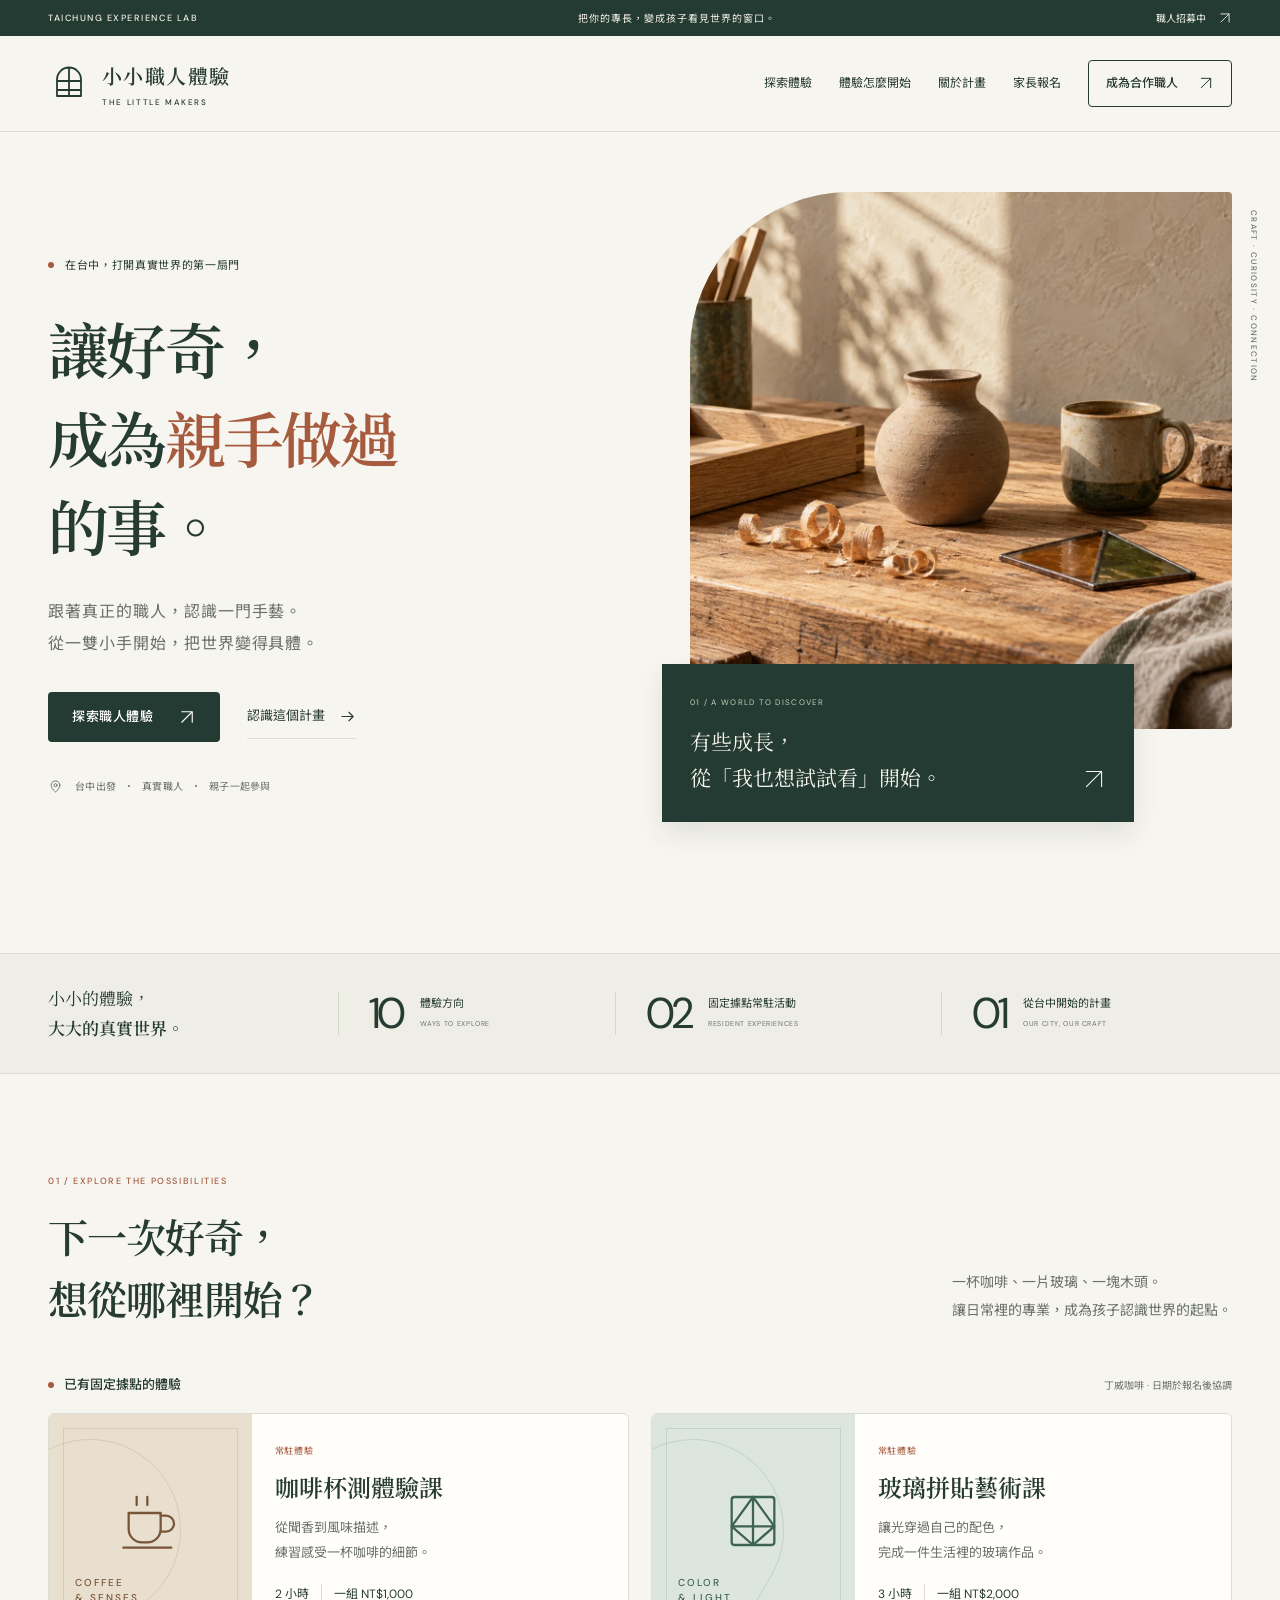
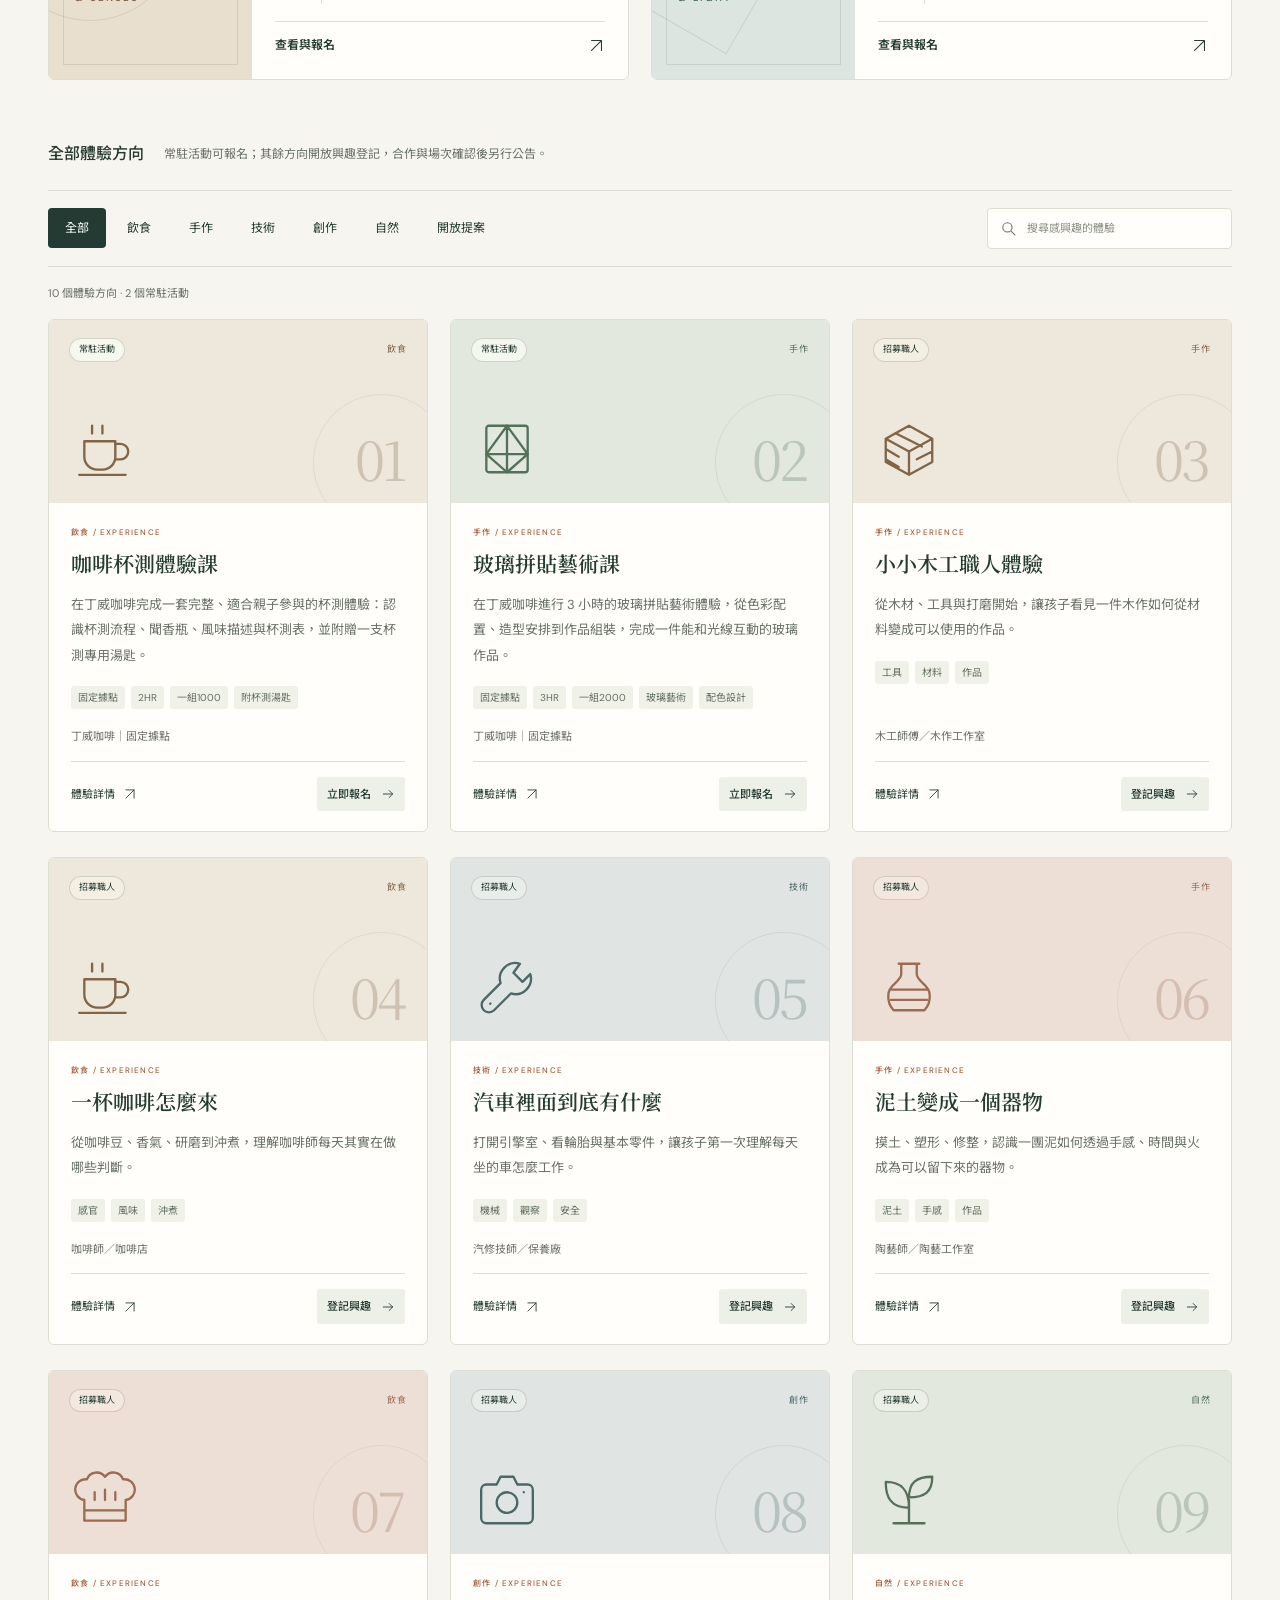
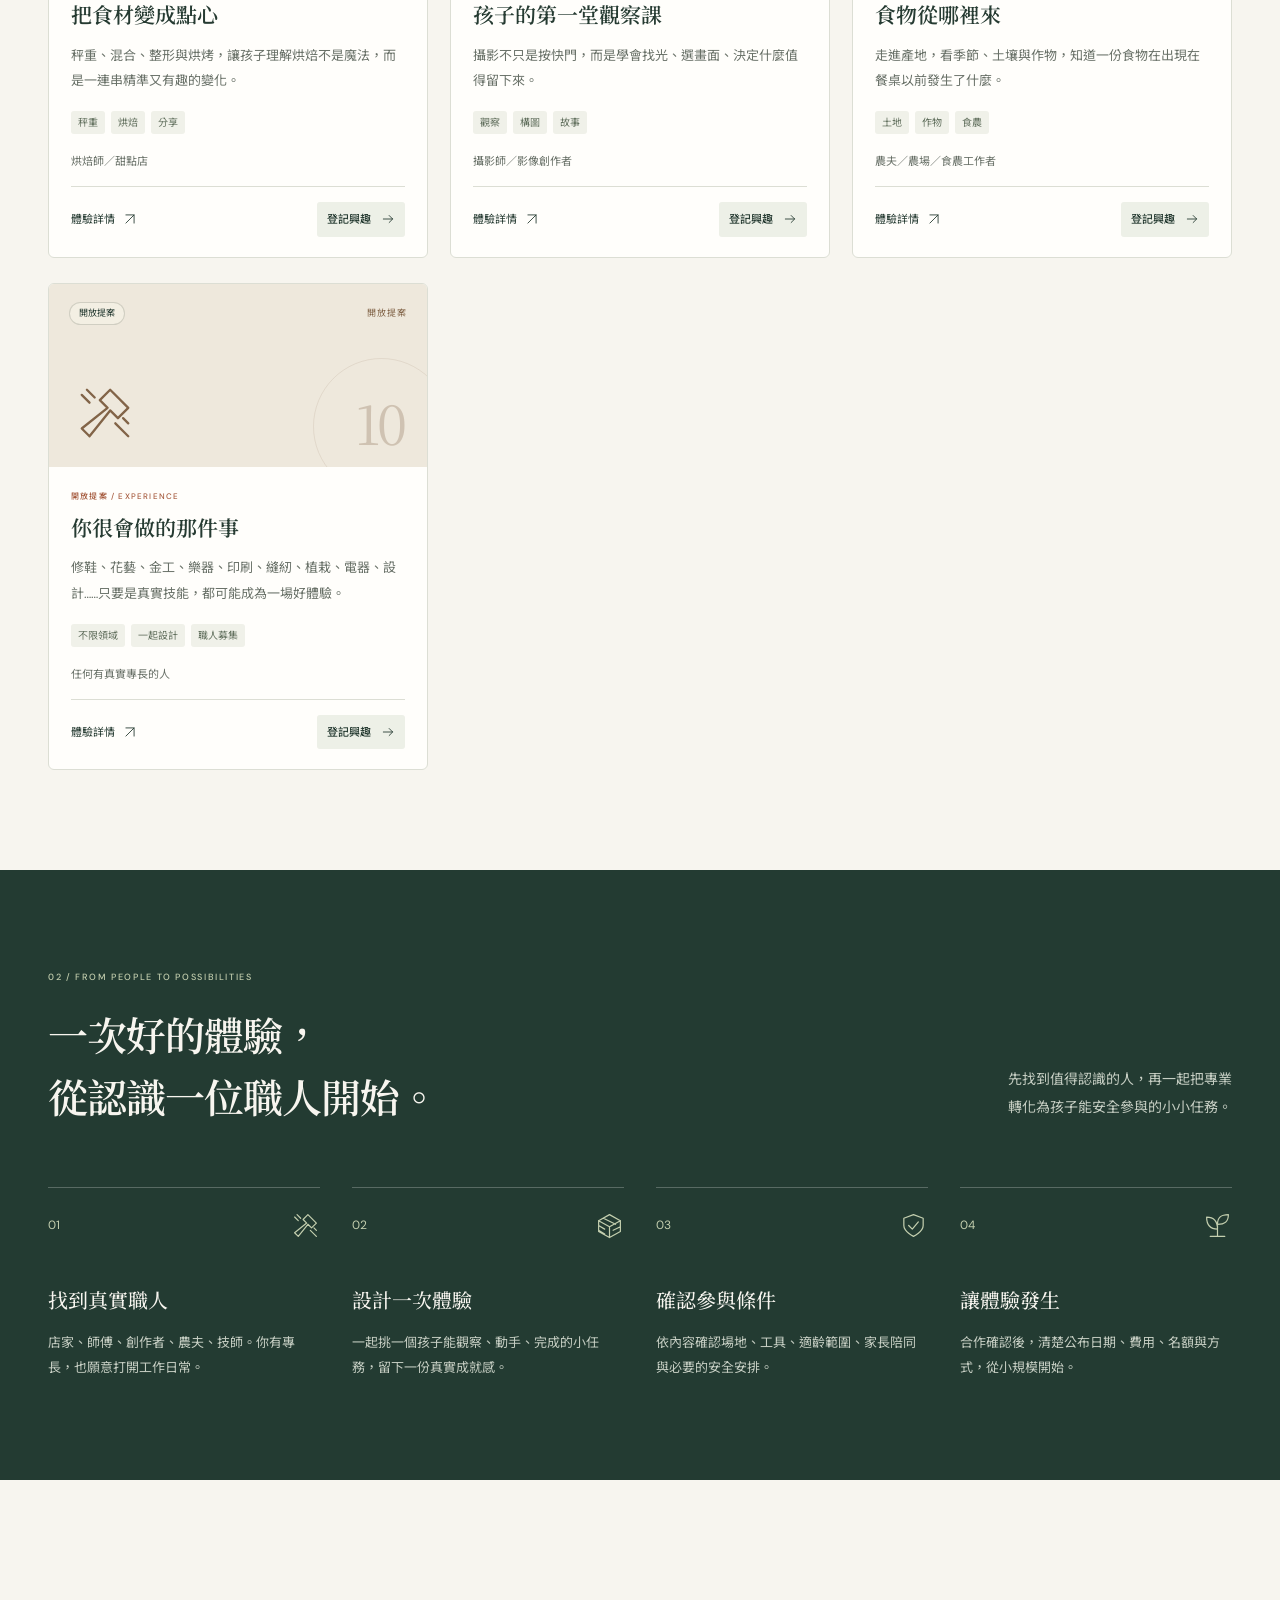
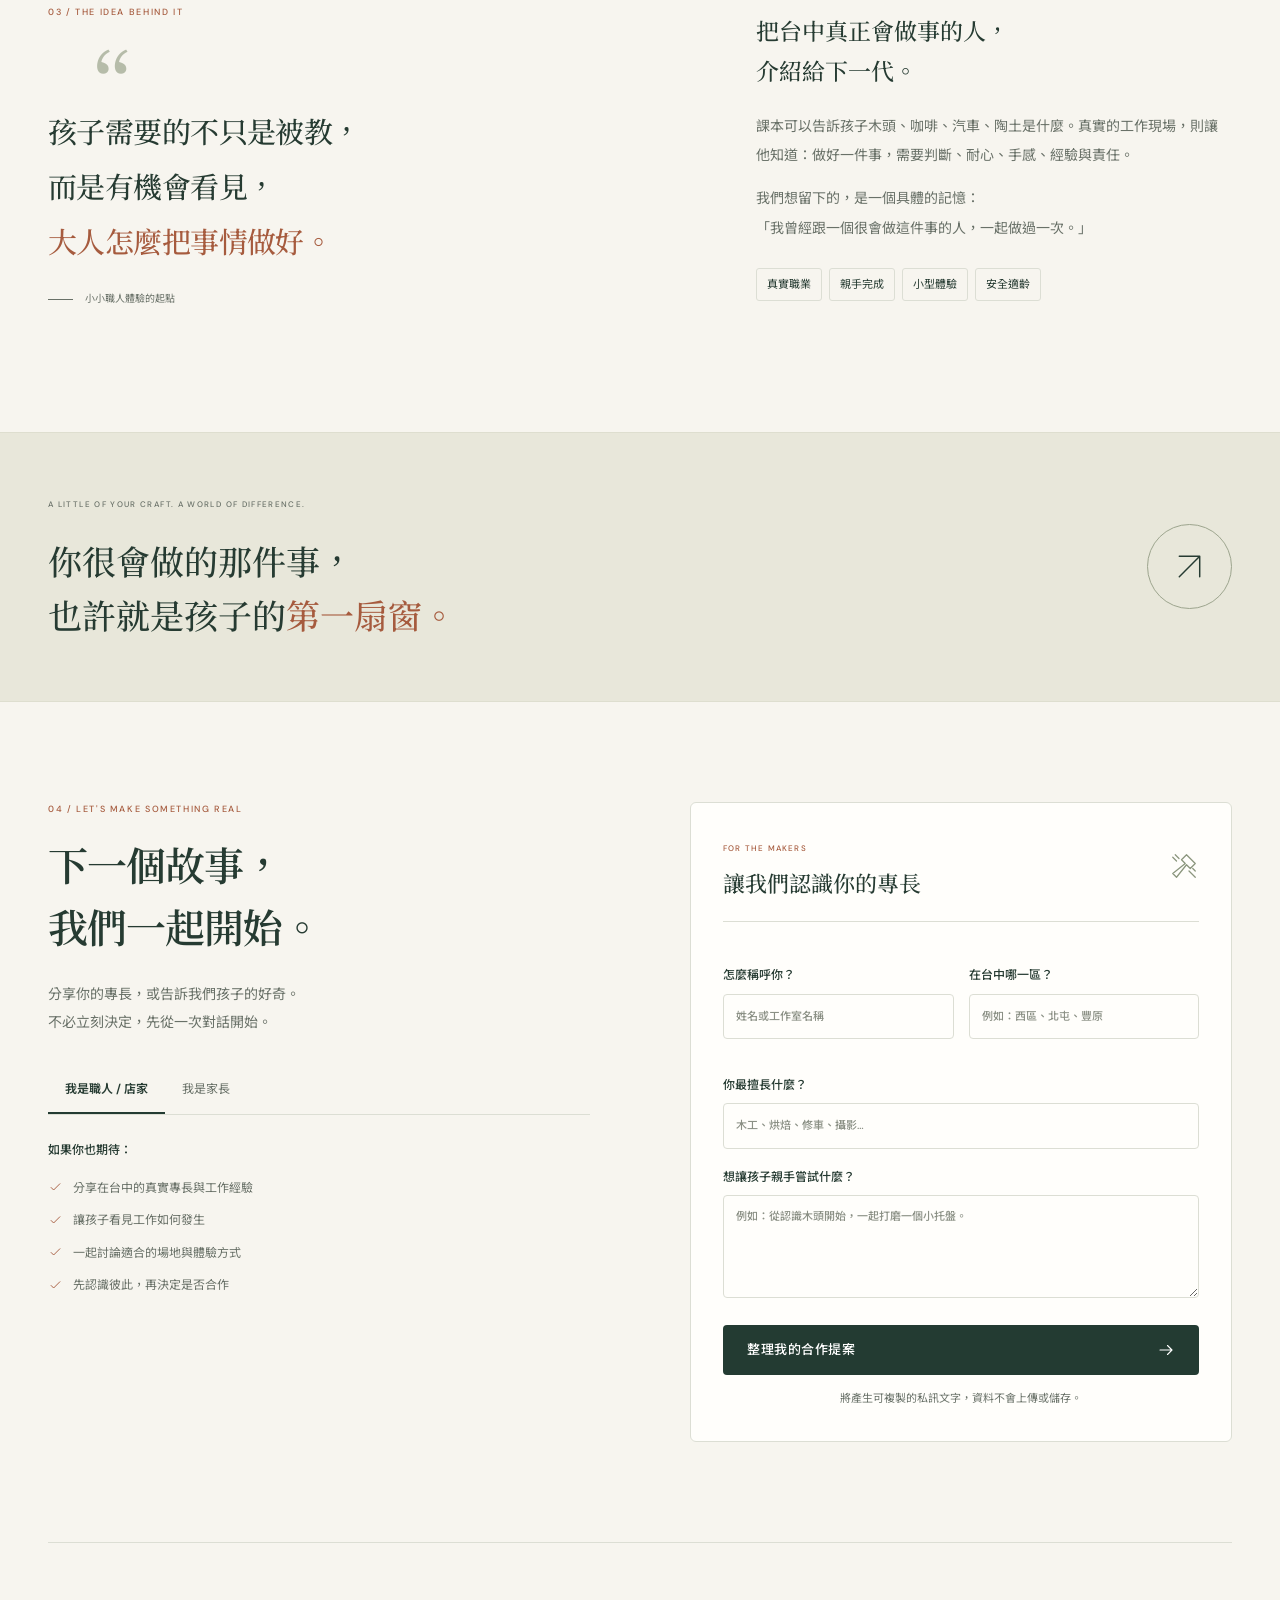
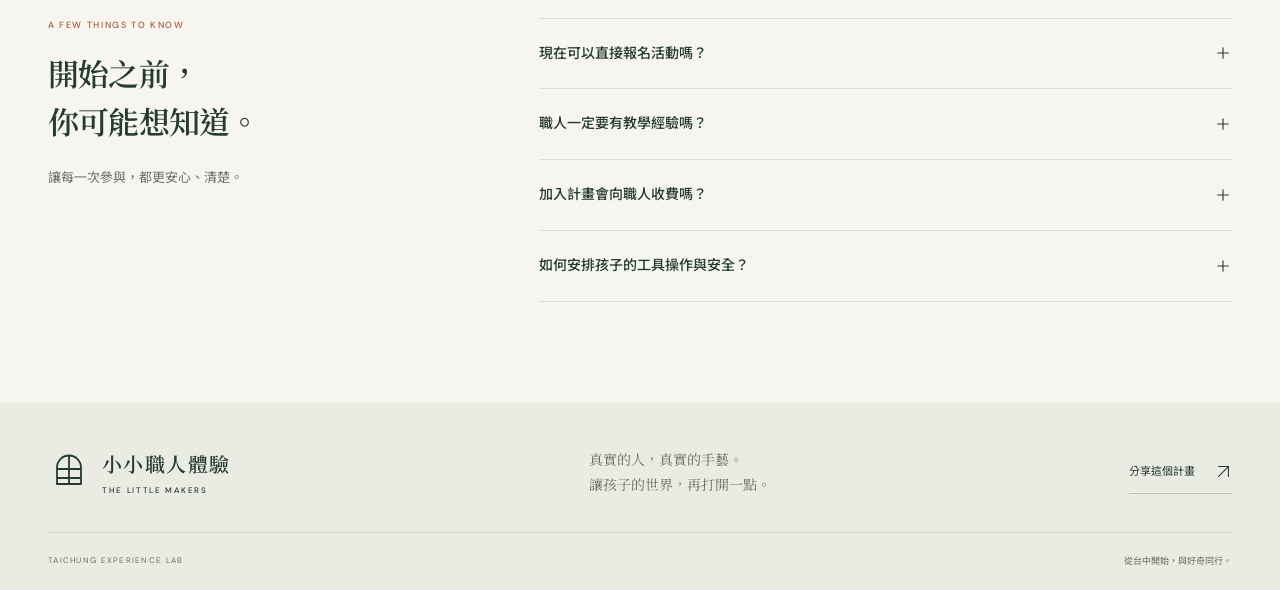
<file: index.html>
<!doctype html>
<html lang="zh-Hant">
<head>
<meta charset="utf-8"><meta name="viewport" content="width=device-width, initial-scale=1">
<meta name="theme-color" content="#f7f5ef">
<meta name="description" content="在台中，和真正的職人一起做一次真的事。探索親子手作、咖啡、玻璃藝術與更多職人體驗。">
<meta property="og:title" content="小小職人體驗｜讓好奇，成為親手做過的事"><meta property="og:description" content="把台中真正會做事的人，介紹給下一代。"><meta property="og:type" content="website"><meta property="og:image" content="https://xieyaozhong.github.io/Mr.yu/assets/hero-workshop.webp"><meta name="twitter:card" content="summary_large_image">
<title>小小職人體驗｜台中親子體驗實驗</title>
<link rel="icon" href="./assets/favicon.svg" type="image/svg+xml">
<link rel="preconnect" href="https://fonts.googleapis.com"><link rel="preconnect" href="https://fonts.gstatic.com" crossorigin>
<link href="https://fonts.googleapis.com/css2?family=DM+Sans:wght@400;500;600;700&family=Noto+Sans+TC:wght@400;500;600;700&family=Noto+Serif+TC:wght@400;500;600;700&display=swap" rel="stylesheet">
<link rel="stylesheet" href="./style.css">
</head><body>
<a class="skip-link" href="#activities">跳至活動總覽</a>
<div class="announce"><span>TAICHUNG EXPERIENCE LAB</span><p>把你的專長，變成孩子看見世界的窗口。</p><a href="#join">職人招募中 <span data-icon="arrow-up-right"></span></a></div>
<header class="site-header">
<a class="brand" href="#top" aria-label="小小職人體驗首頁"><span class="brand-mark" data-icon="mark"></span><span><b>小小職人體驗</b><small>THE LITTLE MAKERS</small></span></a>
<button class="menu-toggle" id="menuToggle" type="button" aria-label="開啟導覽選單" aria-controls="siteNav" aria-expanded="false"><span data-icon="menu"></span></button>
<nav id="siteNav" aria-label="主要導覽"><a href="#activities">探索體驗</a><a href="#how">體驗怎麼開始</a><a href="#about">關於計畫</a><a href="./register.html">家長報名</a><a class="nav-cta" href="#join">成為合作職人 <span data-icon="arrow-up-right"></span></a></nav>
</header><main id="top">
<section class="hero shell" aria-labelledby="heroTitle"><div class="hero-copy"><div class="eyebrow"><span class="status-dot"></span> 在台中，打開真實世界的第一扇門</div><h1 id="heroTitle">讓好奇，<br>成為<em>親手做過</em><br>的事。</h1><p class="hero-lead">跟著真正的職人，認識一門手藝。<br>從一雙小手開始，把世界變得具體。</p><div class="hero-actions"><a class="btn primary" href="#activities">探索職人體驗 <span data-icon="arrow-up-right"></span></a><a class="text-link" href="#about">認識這個計畫 <span data-icon="arrow-right"></span></a></div><div class="hero-footnote"><span data-icon="location"></span><span>台中出發</span><i></i><span>真實職人</span><i></i><span>親子一起參與</span></div></div>
<figure class="hero-visual"><div class="hero-image-wrap"><img src="./assets/hero-workshop.webp" alt="暖陽照進工作桌，照亮手作陶器、木盤、彩色玻璃與咖啡的職人創作意象" width="960" height="1200" fetchpriority="high"></div><span class="hero-image-note">CRAFT · CURIOSITY · CONNECTION</span><figcaption class="hero-caption"><span class="caption-index">01 / A WORLD TO DISCOVER</span><p>有些成長，<br>從「我也想試試看」開始。</p><span data-icon="arrow-up-right"></span></figcaption></figure></section>
<section class="intro-strip" aria-label="計畫特色"><div class="shell intro-inner"><p>小小的體驗，<br><strong>大大的真實世界。</strong></p><div><b>10</b><span>體驗方向<br><small>WAYS TO EXPLORE</small></span></div><div><b>02</b><span>固定據點常駐活動<br><small>RESIDENT EXPERIENCES</small></span></div><div><b>01</b><span>從台中開始的計畫<br><small>OUR CITY, OUR CRAFT</small></span></div></div></section>
<section id="activities" class="section shell"><div class="section-head"><div><div class="section-kicker">01 / EXPLORE THE POSSIBILITIES</div><h2>下一次好奇，<br>想從哪裡開始？</h2></div><p>一杯咖啡、一片玻璃、一塊木頭。<br>讓日常裡的專業，成為孩子認識世界的起點。</p></div>
<div class="subsection-head"><h3><span class="status-dot"></span> 已有固定據點的體驗</h3><span>丁威咖啡 · 日期於報名後協調</span></div>
<div class="fixed-venue-list">
<a class="fixed-venue coffee-venue" href="./register.html?activity=dingwei-cupping"><div class="venue-art coffee-art"><span data-icon="coffee"></span><small>COFFEE<br>& SENSES</small></div><div class="fixed-venue-main"><span class="fixed-venue-badge">常駐體驗</span><h3>咖啡杯測體驗課</h3><p>從聞香到風味描述，<br>練習感受一杯咖啡的細節。</p><div class="venue-meta"><span>2 小時</span><span>一組 NT$1,000</span></div><span class="venue-cta">查看與報名 <span data-icon="arrow-up-right"></span></span></div></a>
<a class="fixed-venue glass-venue" href="./register.html?activity=dingwei-glass"><div class="venue-art glass-art"><span data-icon="glass"></span><small>COLOR<br>& LIGHT</small></div><div class="fixed-venue-main"><span class="fixed-venue-badge">常駐體驗</span><h3>玻璃拼貼藝術課</h3><p>讓光穿過自己的配色，<br>完成一件生活裡的玻璃作品。</p><div class="venue-meta"><span>3 小時</span><span>一組 NT$2,000</span></div><span class="venue-cta">查看與報名 <span data-icon="arrow-up-right"></span></span></div></a>
</div>
<div class="catalog-heading"><h3>全部體驗方向</h3><p>常駐活動可報名；其餘方向開放興趣登記，合作與場次確認後另行公告。</p></div>
<div class="activity-toolbar"><div class="filters" id="filters" role="group" aria-label="活動分類"></div><div class="search-wrap"><span data-icon="search"></span><input id="activitySearch" aria-label="搜尋體驗活動" type="search" placeholder="搜尋感興趣的體驗"></div></div>
<div class="activity-count" id="activityCount" role="status" aria-live="polite"></div><div class="experience-grid" id="experienceGrid"></div><div class="empty-state" id="emptyState" hidden><span data-icon="search"></span><h3>還沒找到這個體驗</h3><p>試試其他關鍵字，或切換活動分類。</p></div><noscript><p>請啟用 JavaScript 以使用活動搜尋與詳情，也可透過上方連結查看常駐活動。</p></noscript></section>
<section id="how" class="section process-wrap"><div class="shell"><div class="section-kicker light">02 / FROM PEOPLE TO POSSIBILITIES</div><div class="process-head"><h2>一次好的體驗，<br>從認識一位職人開始。</h2><p>先找到值得認識的人，再一起把專業<br>轉化為孩子能安全參與的小小任務。</p></div><div class="process-grid">
<article><div class="process-top"><span>01</span><span data-icon="tools"></span></div><h3>找到真實職人</h3><p>店家、師傅、創作者、農夫、技師。你有專長，也願意打開工作日常。</p></article>
<article><div class="process-top"><span>02</span><span data-icon="wood"></span></div><h3>設計一次體驗</h3><p>一起挑一個孩子能觀察、動手、完成的小任務，留下一份真實成就感。</p></article>
<article><div class="process-top"><span>03</span><span data-icon="shield"></span></div><h3>確認參與條件</h3><p>依內容確認場地、工具、適齡範圍、家長陪同與必要的安全安排。</p></article>
<article><div class="process-top"><span>04</span><span data-icon="sprout"></span></div><h3>讓體驗發生</h3><p>合作確認後，清楚公布日期、費用、名額與方式，從小規模開始。</p></article>
</div></div></section>
<section id="about" class="section shell philosophy"><div class="philosophy-quote"><div class="section-kicker">03 / THE IDEA BEHIND IT</div><span class="quote-mark" aria-hidden="true">“</span><blockquote>孩子需要的不只是被教，<br>而是有機會看見，<br><em>大人怎麼把事情做好。</em></blockquote><span class="quote-attribution">小小職人體驗的起點</span></div><div class="philosophy-copy"><h3>把台中真正會做事的人，<br>介紹給下一代。</h3><p>課本可以告訴孩子木頭、咖啡、汽車、陶土是什麼。真實的工作現場，則讓他知道：做好一件事，需要判斷、耐心、手感、經驗與責任。</p><p>我們想留下的，是一個具體的記憶：<br>「我曾經跟一個很會做這件事的人，一起做過一次。」</p><div class="principles"><span>真實職業</span><span>親手完成</span><span>小型體驗</span><span>安全適齡</span></div></div></section>
<section class="manifesto"><div class="shell manifesto-inner"><div><small>A LITTLE OF YOUR CRAFT. A WORLD OF DIFFERENCE.</small><p>你很會做的那件事，<br>也許就是孩子的<em>第一扇窗。</em></p></div><a class="manifesto-link" href="#join" aria-label="加入職人合作計畫"><span data-icon="arrow-up-right"></span></a></div></section>
<section id="join" class="section shell join"><div class="join-copy"><div class="section-kicker">04 / LET'S MAKE SOMETHING REAL</div><h2>下一個故事，<br>我們一起開始。</h2><p>分享你的專長，或告訴我們孩子的好奇。<br>不必立刻決定，先從一次對話開始。</p><div class="role-tabs" role="tablist" aria-label="參與身分"><button class="role-tab active" data-role="maker" type="button">我是職人 / 店家</button><button class="role-tab" data-role="parent" type="button">我是家長</button></div>
<div class="role-copy active" data-role-copy="maker"><b>如果你也期待：</b><span><span data-icon="check"></span>分享在台中的真實專長與工作經驗</span><span><span data-icon="check"></span>讓孩子看見工作如何發生</span><span><span data-icon="check"></span>一起討論適合的場地與體驗方式</span><span><span data-icon="check"></span>先認識彼此，再決定是否合作</span></div><div class="role-copy " data-role-copy="parent"><b>從孩子的好奇開始：</b><span><span data-icon="check"></span>了解未來的正式體驗場次</span><span><span data-icon="check"></span>分享孩子想探索的職業或技能</span><span><span data-icon="check"></span>告訴我們孩子的年齡與興趣</span><span><span data-icon="check"></span>一起等待合適的職人與體驗</span></div>
</div><div class="join-panel">
<form id="makerForm" class="join-form active" data-form-role="maker"><div class="form-top"><div><small>FOR THE MAKERS</small><h3>讓我們認識你的專長</h3></div><span data-icon="tools"></span></div><div class="form-grid"><label>怎麼稱呼你？<input name="name" autocomplete="name" placeholder="姓名或工作室名稱" required></label><label>在台中哪一區？<input name="area" placeholder="例如：西區、北屯、豐原"></label></div><label>你最擅長什麼？<input name="skill" placeholder="木工、烘焙、修車、攝影…" required></label><label>想讓孩子親手嘗試什麼？<textarea name="idea" rows="4" placeholder="例如：從認識木頭開始，一起打磨一個小托盤。"></textarea></label><button class="btn primary wide" type="submit">整理我的合作提案 <span data-icon="arrow-right"></span></button><p class="form-hint">將產生可複製的私訊文字，資料不會上傳或儲存。</p></form>
<form id="parentForm" class="join-form" data-form-role="parent"><div class="form-top"><div><small>FOR THE CURIOUS FAMILIES</small><h3>孩子對什麼充滿好奇？</h3></div><span data-icon="sprout"></span></div><div class="form-grid"><label>怎麼稱呼你？<input name="name" autocomplete="name" placeholder="例如：林媽媽、陳爸爸" required></label><label>孩子幾歲？<input name="age" placeholder="例如：8 歲"></label></div><label>最想探索的體驗？<input name="interest" placeholder="木工、農場、汽修、咖啡…" required></label><label>還有哪些期待？<textarea name="note" rows="4" placeholder="例如：希望安排在週末，家長可以一起參與。"></textarea></label><button class="btn primary wide" type="submit">整理我的體驗期待 <span data-icon="arrow-right"></span></button><p class="form-hint">將產生可複製的私訊文字，此表單為興趣回饋。</p></form>
</div></section>
<section class="section shell faq"><div class="faq-heading"><div class="section-kicker">A FEW THINGS TO KNOW</div><h2>開始之前，<br>你可能想知道。</h2><p>讓每一次參與，都更安心、清楚。</p></div><div class="faq-list">
<details><summary>現在可以直接報名活動嗎？<span data-icon="plus"></span></summary><p>丁威咖啡的咖啡杯測與玻璃拼貼藝術課為常駐體驗，可進入家長報名頁建立資料，日期於報名後協調。其餘體驗方向仍在媒合，開放興趣登記；正式場次將待職人、場地與安全規劃確認後公告。報名頁會清楚標示資料是否已送至主辦方。</p></details>
<details><summary>職人一定要有教學經驗嗎？<span data-icon="plus"></span></summary><p>不用。核心條件是真實專長與願意分享。如何轉成孩子能參與的流程，可以一起設計。</p></details>
<details><summary>加入計畫會向職人收費嗎？<span data-icon="plus"></span></summary><p>目前第一階段以認識與媒合為主，不收取加入計畫的費用。未來若有正式合作、材料、場地或活動成本，會在確認前清楚討論。</p></details>
<details><summary>如何安排孩子的工具操作與安全？<span data-icon="plus"></span></summary><p>正式活動前會依內容評估適齡操作、家長陪同、工具替代方案、場地規範與必要的風險管理。未完成安全確認的內容不會直接對外開放。</p></details>
</div></section></main>
<footer><div class="shell footer-main"><a class="brand" href="#top"><span class="brand-mark" data-icon="mark"></span><span><b>小小職人體驗</b><small>THE LITTLE MAKERS</small></span></a><p>真實的人，真實的手藝。<br>讓孩子的世界，再打開一點。</p><button id="shareBtn" class="share-btn" type="button">分享這個計畫 <span data-icon="arrow-up-right"></span></button></div><div class="shell footer-bottom"><span>TAICHUNG EXPERIENCE LAB</span><span>從台中開始，與好奇同行。</span></div></footer>
<dialog id="activityDialog" class="activity-dialog" aria-label="活動詳細資訊"><button class="dialog-close" data-close="activity" type="button" aria-label="關閉活動詳情"><span data-icon="close"></span></button><div id="activityDialogContent"></div></dialog>
<dialog id="messageDialog" class="message-dialog" aria-labelledby="messageTitle"><button class="dialog-close" data-close="message" type="button" aria-label="關閉私訊視窗"><span data-icon="close"></span></button><small>READY TO CONNECT</small><h3 id="messageTitle">把想法，變成對話的開始。</h3><label class="sr-only" for="generatedMessage">產生的私訊文字</label><textarea id="generatedMessage" rows="10" readonly></textarea><button class="btn primary wide" id="copyAgain" type="button">複製私訊文字 <span data-icon="copy"></span></button></dialog>
<script src="./icons.js"></script><script src="./app.js"></script></body></html>
</file>
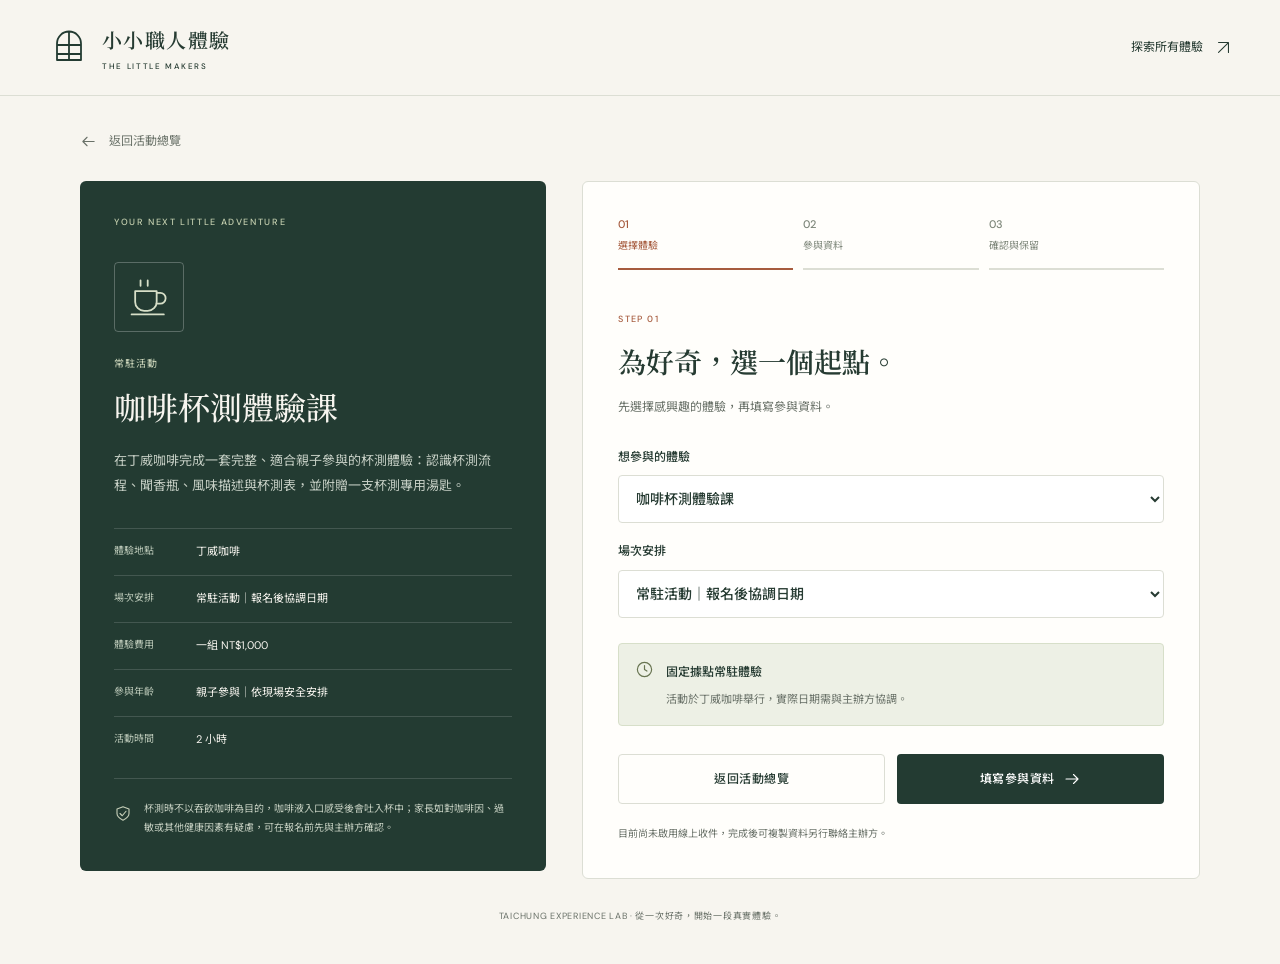
<file: register.html>
<!doctype html><html lang="zh-Hant"><head><meta charset="utf-8"><meta name="viewport" content="width=device-width,initial-scale=1"><meta name="theme-color" content="#f7f5ef"><meta name="description" content="小小職人體驗家長報名與興趣登記"><title>家長報名｜小小職人體驗</title><link rel="icon" href="./assets/favicon.svg" type="image/svg+xml"><link rel="preconnect" href="https://fonts.googleapis.com"><link rel="preconnect" href="https://fonts.gstatic.com" crossorigin><link href="https://fonts.googleapis.com/css2?family=DM+Sans:wght@400;500;600;700&family=Noto+Sans+TC:wght@400;500;600;700&family=Noto+Serif+TC:wght@400;500;600;700&display=swap" rel="stylesheet"><link rel="stylesheet" href="./style.css"><link rel="stylesheet" href="./register.css"></head><body class="register-body"><a class="skip-link" href="#registrationApp">跳至報名表單</a><header class="site-header"><a class="brand" href="./index.html"><span class="brand-mark" data-icon="mark"></span><span><b>小小職人體驗</b><small>THE LITTLE MAKERS</small></span></a><a class="register-home" href="./index.html#activities">探索所有體驗 <span data-icon="arrow-up-right"></span></a></header><main class="register-shell"><a class="register-back" href="./index.html#activities"><span data-icon="arrow-left"></span> 返回活動總覽</a><div class="register-layout"><aside class="register-summary" id="registerSummary" aria-label="活動摘要"></aside><section class="register-card" aria-label="家長報名"><ol class="register-step" aria-label="報名步驟"><li class="active current" aria-current="step"><span>01</span>選擇體驗</li><li><span>02</span>參與資料</li><li><span>03</span>確認與保留</li></ol><div id="registrationApp"></div><noscript>請啟用 JavaScript 以填寫參與資料。</noscript></section></div><p class="register-footer">TAICHUNG EXPERIENCE LAB · 從一次好奇，開始一段真實體驗。</p></main><script src="./icons.js"></script><script src="./register.js"></script></body></html>
</file>
<file: style.css>
:root{
--ink:#263b32;--green:#233b32;--paper:#f7f5ef;--cream:#fffefb;--orange:#a65b3e;--rust:#a65b3e;--sage:#e5e9de;--lime:#dce3bf;--yellow:#e9d7ac;--muted:#697168;--line:#dcded4;--shadow:0 16px 40px #24382c0a;
--serif:"Noto Serif TC",Georgia,serif;--sans:"DM Sans","Noto Sans TC",system-ui,sans-serif}
*{box-sizing:border-box}html{scroll-behavior:smooth;scroll-padding-top:110px}body{margin:0;background:var(--paper);color:var(--ink);font:400 14px/1.7 var(--sans);-webkit-font-smoothing:antialiased}body:has(dialog[open]){overflow:hidden}a{color:inherit;text-decoration:none}button,input,textarea,select{font:inherit;color:inherit}button,a,input,select,textarea{-webkit-tap-highlight-color:transparent}button{cursor:pointer}button:disabled{cursor:wait;opacity:.6}img{display:block;max-width:100%}button{border-radius:0}h1,h2,h3,p{margin-top:0}h1,h2{font-family:var(--serif);font-weight:600}em{font-style:normal}::selection{color:var(--paper);background:var(--rust)}:focus-visible{outline:2px solid var(--rust);outline-offset:5px}input:focus-visible,textarea:focus-visible,select:focus-visible{outline-offset:2px}[hidden]{display:none!important}.icon{display:inline-block;width:21px;height:21px;vertical-align:middle;flex-shrink:0}span[data-icon]{display:inline-flex;align-items:center;justify-content:center}.shell{width:min(1200px,calc(100% - 96px));margin-inline:auto}.sr-only{position:absolute;width:1px;height:1px;margin:-1px;overflow:hidden;clip:rect(0,0,0,0);white-space:nowrap}.skip-link{position:fixed;left:16px;top:-100px;z-index:1000;padding:12px 20px;background:var(--green);color:white}.skip-link:focus{top:8px}
.announce{display:flex;justify-content:space-between;align-items:center;min-height:36px;padding:7px max(48px,calc((100vw - 1200px)/2));background:var(--green);color:#f2f0e6;font-size:10px;gap:16px}.announce>span{font:500 9px var(--sans);letter-spacing:.17em}.announce p{margin:0;font-size:10px;letter-spacing:.1em}.announce a{display:flex;align-items:center;gap:12px;white-space:nowrap}.announce .icon{width:14px;height:14px}
.site-header{width:100%;padding:0 max(48px,calc((100vw - 1200px)/2));height:96px;border-bottom:1px solid var(--line);display:flex;justify-content:space-between;align-items:center;gap:24px;background:#f7f5eff2;backdrop-filter:blur(18px);position:sticky;top:0;z-index:50}.brand{display:flex;align-items:center;gap:12px;flex-shrink:0}.brand-mark{width:42px;height:46px;color:var(--green)}.brand-mark .icon{width:36px;height:40px;stroke-width:1.2}.brand b{display:block;font:600 20px var(--serif);letter-spacing:.07em}.brand small{display:block;font:500 8px var(--sans);letter-spacing:.21em;margin-top:7px}nav{display:flex;align-items:center;gap:27px;font-size:12px}nav>a{transition:color .2s;white-space:nowrap}nav>a:hover{color:var(--rust)}nav .nav-cta{display:flex;align-items:center;gap:20px;padding:12px 17px;border:1px solid var(--green);border-radius:4px;font-weight:500}nav .nav-cta:hover{background:var(--green);color:white}.nav-cta .icon{width:16px;height:16px}.menu-toggle{display:none;border:1px solid var(--line);background:transparent;width:44px;height:44px;border-radius:4px}
.hero{display:grid;grid-template-columns:1fr 1fr;gap:80px;align-items:center;padding-top:60px;padding-bottom:88px;min-height:730px}.hero-copy{padding-bottom:6px}.eyebrow{display:flex;align-items:center;gap:11px;font-size:11px;letter-spacing:.06em;margin-bottom:30px}.status-dot{display:inline-block;width:6px;height:6px;flex:0 0 6px;border-radius:50%;background:var(--rust)}.hero h1{font-size:clamp(46px,4.75vw,67px);line-height:1.45;letter-spacing:-.045em;margin:0}.hero h1 em{color:var(--rust);position:relative}.hero-lead{margin:27px 0 0;color:var(--muted);font-size:14px;line-height:2;letter-spacing:.06em}.hero-actions{display:flex;align-items:center;gap:27px;margin-top:32px;flex-wrap:wrap}.btn{min-height:50px;display:inline-flex;align-items:center;justify-content:center;gap:25px;padding:13px 23px;border:1px solid transparent;border-radius:4px;font-weight:500;font-size:12px;letter-spacing:.04em;transition:background .2s,transform .2s,color .2s}.btn.primary{background:var(--green);color:#fff}.btn.primary:hover{background:#385345;transform:translateY(-2px)}.btn.secondary,.btn.ghost{background:transparent;border-color:var(--line)}.btn.secondary:hover,.btn.ghost:hover{background:var(--sage)}.btn .icon{width:18px;height:18px}.text-link{display:inline-flex;align-items:center;gap:14px;font-size:12px;padding-block:11px;border-bottom:1px solid var(--line)}.text-link:hover{border-color:var(--rust);color:var(--rust)}.text-link .icon{width:17px;height:17px}.hero-footnote{display:flex;gap:12px;align-items:center;margin-top:36px;color:var(--muted);font-size:10px;letter-spacing:.025em}.hero-footnote .icon{width:15px;height:15px}.hero-footnote i{width:2px;height:2px;border-radius:50%;background:var(--muted)}
.hero-visual{position:relative;margin:0 0 5px 10px;padding:0 0 38px 0}.hero-image-wrap{overflow:hidden;border-radius:160px 4px 4px 4px;background:#ddd5c6;aspect-ratio:1/.99}.hero-image-wrap img{width:100%;height:100%;object-fit:cover;object-position:50% 58%}.hero-image-note{position:absolute;right:-27px;top:18px;writing-mode:vertical-rl;font:500 8px var(--sans);letter-spacing:.17em;color:var(--muted)}.hero-caption{position:relative;width:87%;margin:-65px 0 0 -28px;background:var(--green);color:#f7f5ef;padding:25px 28px 26px;box-shadow:0 12px 25px #1d32281a}.caption-index{font:400 8px var(--sans);letter-spacing:.16em;color:#c3cdba}.hero-caption p{font:400 21px/1.7 var(--serif);margin:12px 0 0}.hero-caption>span[data-icon]{position:absolute;right:27px;bottom:30px}.hero-caption .icon{width:26px;height:26px;stroke-width:1}
.intro-strip{border-block:1px solid var(--line);background:#efeee6}.intro-inner{display:grid;grid-template-columns:1.05fr 1fr 1.2fr 1.2fr;padding-block:29px;align-items:center;gap:35px}.intro-inner>p{font:400 17px/1.8 var(--serif);margin:0}.intro-inner strong{font-weight:600}.intro-inner>div{display:flex;align-items:center;gap:17px;padding-left:30px;border-left:1px solid #d4d8cc}.intro-inner b{font:400 43px/1 var(--sans);letter-spacing:-.07em}.intro-inner span{font-size:11px;line-height:1.8}.intro-inner small{font:400 7px var(--sans);letter-spacing:.09em;color:var(--muted)}
.section{padding-top:100px;padding-bottom:100px}.section-kicker{font:500 9px/1.6 var(--sans);letter-spacing:.18em;color:var(--rust)}.section-head{display:flex;justify-content:space-between;align-items:flex-end;gap:30px;margin-bottom:45px}.section-head h2,.process-head h2,.join h2,.faq h2{font-size:40px;line-height:1.55;letter-spacing:-.025em;margin:17px 0 0}.section-head>p{margin:0 0 5px;font-size:12px;line-height:2;color:var(--muted);max-width:380px}.subsection-head{display:flex;align-items:center;justify-content:space-between;gap:20px;margin-bottom:17px}.subsection-head h3{display:flex;align-items:center;gap:10px;margin:0;font-size:13px;font-weight:500}.subsection-head>span{font-size:10px;color:var(--muted)}.fixed-venue-list{display:grid;grid-template-columns:1fr 1fr;gap:22px;margin-bottom:60px}.fixed-venue{display:grid;grid-template-columns:35% 1fr;min-width:0;background:var(--cream);border:1px solid var(--line);border-radius:6px;overflow:hidden;transition:transform .2s,box-shadow .2s}.fixed-venue:hover{transform:translateY(-3px);box-shadow:var(--shadow)}.venue-art{position:relative;display:flex;flex-direction:column;align-items:center;justify-content:center;background:#e8dfcf;color:#795537;overflow:hidden;gap:22px}.venue-art:before{content:"";width:180px;height:180px;border:1px solid currentColor;opacity:.15;border-radius:50%;position:absolute;left:-50px;top:25px}.venue-art:after{content:"";position:absolute;inset:14px;border:1px solid currentColor;opacity:.15}.venue-art .icon{width:64px;height:64px;stroke-width:.85}.venue-art small{font:500 10px/1.5 var(--sans);letter-spacing:.2em;width:100%;padding-inline:26px}.glass-art{background:#dce5df;color:#3e6355}.glass-art:before{border-radius:50% 50% 0 0;transform:rotate(30deg)}.fixed-venue-main{padding:24px 23px}.fixed-venue-badge{font-size:9px;color:var(--rust);letter-spacing:.08em}.fixed-venue h3{font:600 22px/1.5 var(--serif);margin:7px 0 11px}.fixed-venue p{color:var(--muted);font-size:11px;line-height:1.9;margin-bottom:18px}.venue-meta{display:flex;gap:12px;flex-wrap:wrap;font-size:10px}.venue-meta span+span{border-left:1px solid var(--line);padding-left:12px}.venue-cta{border-top:1px solid var(--line);display:flex;justify-content:space-between;align-items:center;margin-top:17px;padding-top:13px;font-size:10px;font-weight:600}.venue-cta .icon{width:17px;height:17px}.catalog-heading{display:flex;align-items:center;gap:20px;margin-bottom:22px}.catalog-heading h3{font-size:16px;font-weight:500;margin:0}.catalog-heading p{font-size:10px;color:var(--muted);margin:0}.activity-toolbar{display:flex;justify-content:space-between;gap:20px;align-items:center;padding-block:17px;border-block:1px solid var(--line)}.filters{display:flex;flex-wrap:wrap;gap:4px}.filter-btn{padding:9px 16px;font-size:11px;background:transparent;border:1px solid transparent;border-radius:4px;transition:.2s}.filter-btn.active{background:var(--green);color:white}.filter-btn:not(.active):hover{background:var(--sage)}.search-wrap{width:245px;flex-shrink:0;display:flex;align-items:center;gap:10px;border:1px solid var(--line);border-radius:4px;background:var(--cream);padding-inline:12px}.search-wrap>.icon,.search-wrap .icon{width:17px;height:17px;color:var(--muted)}.search-wrap input{background:transparent;min-width:0;padding:10px 0;border:0;font-size:11px;box-shadow:none}.search-wrap:focus-within{outline:2px solid var(--rust);outline-offset:3px}.search-wrap input:focus{outline:none;box-shadow:none}.activity-count{font-size:10px;color:var(--muted);padding-block:17px}
.experience-grid{display:grid;grid-template-columns:repeat(3,minmax(0,1fr));gap:25px 22px}.exp-card{min-width:0;background:var(--cream);border:1px solid var(--line);border-radius:6px;overflow:hidden;display:flex;flex-direction:column;transition:box-shadow .25s,transform .25s}.exp-card:hover{transform:translateY(-4px);box-shadow:0 14px 30px #233b320e}.exp-art{height:183px;background:#eee8dc;color:#826448;position:relative;overflow:hidden;padding:18px 20px}.exp-card[data-icon="glass"] .exp-art,.exp-card[data-icon="sprout"] .exp-art{background:#e2e8de;color:#557058}.exp-card[data-icon="wrench"] .exp-art,.exp-card[data-icon="camera"] .exp-art{background:#e0e5e4;color:#4d6768}.exp-card[data-icon="pottery"] .exp-art,.exp-card[data-icon="baking"] .exp-art{background:#eddfd6;color:#9b6c53}.exp-art:after{content:"";position:absolute;width:135px;height:135px;border:1px solid currentColor;border-radius:50%;opacity:.12;right:-23px;bottom:-28px}.exp-top{display:flex;justify-content:space-between;align-items:center;gap:10px;font-size:9px}.exp-status{padding:3px 9px;border:1px solid #8b8e7e55;border-radius:20px;color:var(--ink);background:#fffdf44d;font-size:9px}.exp-status.is-available{background:#f9fcf3bd}.exp-top>span:last-child:not(.exp-status){font-size:9px;letter-spacing:.1em}.exp-icon{position:absolute;left:25px;bottom:23px}.exp-icon .icon{width:62px;height:62px;stroke-width:.9}.exp-number{position:absolute;right:23px;bottom:18px;font:400 54px/1 var(--serif);opacity:.28;letter-spacing:-.06em}.exp-body{padding:23px 22px 20px;display:flex;flex-direction:column;flex:1}.exp-cat{font:500 8px var(--sans);letter-spacing:.15em;color:var(--rust);margin-bottom:10px}.exp-card h3{font:600 21px/1.55 var(--serif);margin:0 0 12px}.exp-desc{font-size:11px;color:var(--muted);line-height:1.95;margin:0}.exp-tags{display:flex;gap:6px;flex-wrap:wrap;margin-block:18px}.exp-tags span{font-size:9px;background:#f0f1e9;padding:3px 7px;border-radius:3px;color:#63715f}.exp-partner{font-size:10px;color:var(--muted);margin-top:auto;margin-bottom:15px;display:flex;align-items:center;gap:6px}.exp-partner .icon{width:13px;height:13px}.exp-bottom{display:flex;align-items:center;justify-content:space-between;gap:10px;border-top:1px solid var(--line);padding-top:15px}.exp-details{display:inline-flex;align-items:center;gap:8px;font-size:10px;padding:8px 0;background:transparent;border:0}.exp-details:hover{color:var(--rust)}.exp-details .icon,.card-register .icon{width:14px;height:14px}.card-register{display:inline-flex;align-items:center;gap:10px;font-size:10px;font-weight:500;padding:8px 10px;background:#edf0e7;border-radius:3px;transition:background .2s}.card-register:hover{background:var(--green);color:white}.empty-state{padding:60px;text-align:center;border:1px dashed var(--line)}.empty-state h3{font-family:var(--serif);margin-top:15px}.empty-state p{color:var(--muted);font-size:12px}
.process-wrap{background:var(--green);color:var(--paper)}.section-kicker.light{color:#c4cfaf}.process-head{display:flex;justify-content:space-between;align-items:flex-end;gap:40px;margin-bottom:60px}.process-head h2{margin-top:18px}.process-head p{font-size:12px;line-height:2;color:#c6cec3;margin-bottom:6px}.process-grid{display:grid;grid-template-columns:repeat(4,1fr);gap:32px}.process-grid article{border-top:1px solid #ffffff3d;padding-top:23px}.process-top{display:flex;align-items:center;justify-content:space-between;color:#c4cfaf}.process-top>span:first-child{font:400 12px var(--sans)}.process-top .icon{width:29px;height:29px;stroke-width:1}.process-grid h3{font:500 20px var(--serif);margin:45px 0 16px}.process-grid p{font-size:11px;line-height:1.95;color:#c6cec3;margin:0}.philosophy{display:grid;grid-template-columns:1.3fr 1fr;gap:90px;align-items:center;padding-block:125px}.quote-mark{display:block;font:400 86px/1 var(--serif);height:60px;color:#b6bca9;margin-top:23px}.philosophy blockquote{margin:0;font:500 29px/1.9 var(--serif);letter-spacing:-.02em}.philosophy blockquote em{color:var(--rust)}.quote-attribution{display:block;font-size:10px;color:var(--muted);margin-top:22px}.quote-attribution:before{content:"";display:inline-block;width:25px;height:1px;background:var(--muted);vertical-align:middle;margin-right:12px}.philosophy-copy h3{font:500 23px/1.7 var(--serif);margin-bottom:22px}.philosophy-copy p{font-size:12px;line-height:2.1;color:var(--muted)}.principles{display:flex;flex-wrap:wrap;gap:7px;margin-top:25px}.principles span{font-size:9px;padding:6px 10px;border:1px solid var(--line);border-radius:3px}
.manifesto{background:#e8e7da;border-block:1px solid #dedecf}.manifesto-inner{padding-block:58px;display:flex;align-items:center;justify-content:space-between;gap:30px}.manifesto small{font:500 8px var(--sans);letter-spacing:.17em;color:var(--muted)}.manifesto p{font:500 34px/1.6 var(--serif);margin:19px 0 0}.manifesto em{color:var(--rust)}.manifesto-link{width:85px;height:85px;display:grid;place-items:center;border:1px solid #9da58e;border-radius:50%;flex-shrink:0;transition:.2s}.manifesto-link:hover{background:var(--green);color:white}.manifesto-link .icon{width:35px;height:35px;stroke-width:1}
.join{display:grid;grid-template-columns:1fr 1fr;gap:100px;align-items:start}.join-copy>p{font-size:12px;line-height:2;color:var(--muted);margin:23px 0}.role-tabs{display:flex;gap:0;border-bottom:1px solid var(--line);margin-top:30px;margin-bottom:25px}.role-tab{border:0;border-bottom:2px solid transparent;background:transparent;color:var(--muted);padding:13px 17px;font-size:11px}.role-tab.active{border-bottom-color:var(--green);color:var(--ink);font-weight:600}.role-copy{display:none;gap:12px;font-size:11px}.role-copy.active{display:grid}.role-copy b{font-size:11px;font-weight:500;margin-bottom:5px}.role-copy>span{display:flex;align-items:center;gap:10px;color:var(--muted)}.role-copy .icon{width:15px;height:15px;color:var(--rust)}.join-form{display:none;padding:32px;border:1px solid var(--line);background:var(--cream);border-radius:6px}.join-form.active{display:block}.form-top{display:flex;justify-content:space-between;align-items:center;border-bottom:1px solid var(--line);padding-bottom:23px;margin-bottom:25px;gap:15px}.form-top small{font:500 8px var(--sans);letter-spacing:.15em;color:var(--rust)}.form-top h3{font:500 22px var(--serif);margin:9px 0 0}.form-top>.icon,.form-top>span .icon{width:30px;height:30px;stroke-width:1;color:#8b967d}.form-grid{display:grid;grid-template-columns:1fr 1fr;gap:15px}label{display:grid;gap:8px;font-size:11px;font-weight:500;margin:18px 0}input,textarea,select{width:100%;border:1px solid var(--line);background:var(--cream);border-radius:4px;padding:12px;font-size:12px;line-height:1.6;transition:border-color .2s}input:focus,textarea:focus,select:focus{border-color:#73816d;outline:2px solid #a4af9840;outline-offset:1px}input::placeholder,textarea::placeholder{color:#8b9085;font-size:11px}textarea{resize:vertical}.wide{width:100%;margin-top:9px;justify-content:space-between}.form-hint{font-size:9px;line-height:1.8;color:var(--muted);text-align:center;margin:14px 0 0}
.faq{display:grid;grid-template-columns:.85fr 1.4fr;gap:70px;border-top:1px solid var(--line);padding-top:75px}.faq-heading p{font-size:11px;color:var(--muted);margin-top:22px}.faq h2{font-size:31px}.faq-list details{border-bottom:1px solid var(--line)}.faq-list details:first-child{border-top:1px solid var(--line)}summary{display:flex;align-items:center;justify-content:space-between;gap:20px;list-style:none;cursor:pointer;padding:23px 0;font-size:12px;font-weight:500}summary::-webkit-details-marker{display:none}summary .icon{width:18px;height:18px;transition:transform .2s}details[open] summary .icon{transform:rotate(45deg)}details p{color:var(--muted);font-size:11px;line-height:2;margin:0 35px 25px 0}
footer{background:#eaece3;padding-top:45px}.footer-main{display:flex;align-items:center;justify-content:space-between;gap:35px;padding-bottom:35px}.footer-main p{font:400 14px/1.8 var(--serif);margin:0;color:#68715f}.share-btn{display:flex;align-items:center;gap:20px;font-size:11px;border:0;border-bottom:1px solid #bdc4b3;background:transparent;padding:12px 0}.share-btn .icon{width:17px;height:17px}.footer-bottom{display:flex;justify-content:space-between;gap:20px;border-top:1px solid #d0d6c7;padding-block:21px;color:#67705f;font-size:9px}.footer-bottom>span:first-child{font-size:8px;letter-spacing:.16em}
dialog{width:min(650px,calc(100% - 32px));max-height:calc(100dvh - 48px);border:1px solid var(--line);border-radius:8px;padding:38px;background:var(--paper);color:var(--ink);box-shadow:0 30px 100px #172d3240;overscroll-behavior:contain}dialog::backdrop{background:#10241cdc;backdrop-filter:blur(5px)}.dialog-close{display:grid;place-items:center;position:absolute;right:15px;top:15px;width:38px;height:38px;border:1px solid var(--line);border-radius:50%;background:var(--cream)}.dialog-close:hover{background:var(--sage)}.dialog-close .icon{width:18px;height:18px}.detail-icon{width:70px;height:70px;display:grid;place-items:center;border-radius:4px;background:#e9e6da;color:var(--rust);margin-bottom:21px}.detail-icon .icon{width:43px;height:43px;stroke-width:1}.detail-kicker,.message-dialog>small{color:var(--rust);font-size:9px;letter-spacing:.12em}.activity-dialog h3,.message-dialog h3{font:600 29px/1.5 var(--serif);margin:10px 0 16px}.detail-desc{font-size:12px;line-height:2;color:var(--muted)}.detail-grid{display:grid;grid-template-columns:1fr 1fr;gap:0 20px;margin-block:24px}.detail-grid>div{border-top:1px solid var(--line);padding:12px 0}.detail-grid small,.detail-task small,.detail-meaning small,.detail-note small{display:block;color:var(--muted);font-size:9px;margin-bottom:5px}.detail-grid b{font-size:11px;font-weight:500}.detail-task,.detail-meaning,.detail-note{background:#eaece2;padding:17px;margin-top:12px;border-radius:4px}.detail-meaning{background:#e5e9df}.detail-note{background:#efe5d8}.detail-task p,.detail-meaning p,.detail-note p{font-size:11px;line-height:1.9;margin:0}.detail-safety{font-size:10px;color:var(--muted);line-height:1.9;margin-top:20px}.message-dialog{padding-top:42px}.message-dialog h3{font-size:24px}.message-dialog textarea{font-size:12px}.copy-status,.message-copy-status,#messageCopyStatus{font-size:11px;color:var(--muted);line-height:1.7;margin:12px 0 0}.truth-note{font-size:11px;padding:15px;border:1px solid var(--line)}
@media(min-width:1440px){.hero{gap:110px}.hero h1{font-size:71px}.hero-image-wrap{aspect-ratio:1/1.08}}
@media(max-width:1100px){.shell{width:calc(100% - 64px)}.site-header{padding-inline:32px}nav{gap:17px}.announce{padding-inline:32px}.hero{gap:45px;min-height:670px;padding-block:50px 65px}.hero h1{font-size:54px}.hero-caption p{font-size:18px}.hero-visual{margin-left:0}.intro-inner{gap:22px}.intro-inner>div{padding-left:20px;gap:12px}.intro-inner b{font-size:36px}.fixed-venue-main{padding:20px}.fixed-venue h3{font-size:19px}.venue-art .icon{width:53px;height:53px}.filter-btn{padding:8px 11px}.search-wrap{width:220px}.join{gap:60px}.exp-body{padding:20px 18px}.philosophy{gap:50px}.philosophy blockquote{font-size:26px}}
@media(max-width:900px){.site-header{height:80px}.menu-toggle{display:grid;place-items:center}nav{display:none;position:absolute;top:79px;inset-inline:0;padding:22px 32px;background:var(--paper);border-bottom:1px solid var(--line);box-shadow:0 15px 25px #233b3212;gap:0}nav.is-open{display:flex;flex-direction:column;align-items:stretch}nav>a{padding:14px 0}nav .nav-cta{margin-top:12px;justify-content:space-between}.announce>span{display:none}.hero{gap:35px;padding-block:45px 60px;min-height:unset}.hero h1{font-size:46px}.hero .eyebrow{font-size:9px;margin-bottom:24px}.hero-lead{font-size:12px}.hero-actions{gap:18px}.hero-actions .btn{padding:12px 18px;gap:16px}.hero .text-link{font-size:11px}.hero-image-wrap{aspect-ratio:1/1.35;border-top-left-radius:120px}.hero-caption{margin-left:-15px;width:100%;padding:19px}.hero-caption p{font-size:16px}.hero-caption>span[data-icon]{right:18px;bottom:23px}.hero-caption .icon{width:19px;height:19px}.caption-index{font-size:6px}.hero-footnote{font-size:9px;gap:8px;margin-top:25px}.intro-inner{grid-template-columns:1fr 1fr 1fr;gap:15px}.intro-inner>p{display:none}.intro-inner>div:first-of-type{border:0;padding-left:0}.intro-inner small{font-size:6px}.intro-inner span{font-size:10px}.section{padding-block:80px}.section-head h2,.process-head h2,.join h2{font-size:34px}.section-head>p{font-size:11px}.fixed-venue-list{gap:16px}.fixed-venue{grid-template-columns:1fr}.venue-art{min-height:130px;flex-direction:row;gap:30px}.venue-art small{width:auto;padding:0}.venue-art:before{top:-55px;left:auto;right:-40px}.fixed-venue-main{padding:23px}.fixed-venue-main p br{display:none}.catalog-heading{display:block}.catalog-heading p{margin-top:10px}.activity-toolbar{flex-wrap:wrap}.search-wrap{width:100%}.experience-grid{grid-template-columns:repeat(2,minmax(0,1fr))}.process-grid{grid-template-columns:repeat(2,1fr);gap:40px}.process-grid h3{margin-top:25px}.process-head{margin-bottom:40px}.process-head p{font-size:11px}.philosophy{gap:35px}.philosophy blockquote{font-size:23px}.philosophy-copy h3{font-size:20px}.philosophy-copy p{font-size:11px}.manifesto p{font-size:29px}.join{grid-template-columns:1fr 1fr;gap:30px}.join-form{padding:24px}.form-grid{grid-template-columns:1fr;gap:0}.form-top h3{font-size:19px}.faq{gap:40px;grid-template-columns:.8fr 1.2fr}.faq h2{font-size:28px}.footer-main .brand b{font-size:16px}}
@media(max-width:600px){html{scroll-padding-top:85px}.shell{width:calc(100% - 40px)}.announce{padding:8px 20px;min-height:34px;gap:10px}.announce p{font-size:8px;letter-spacing:0}.announce a{font-size:9px;gap:5px}.site-header{padding-inline:20px;height:76px}.brand b{font-size:17px}.brand small{font-size:7px;letter-spacing:.16em}.brand{gap:8px}.brand-mark{width:33px}.brand-mark .icon{width:30px;height:35px}nav{top:75px;padding-inline:20px}.hero{grid-template-columns:1fr;padding-top:42px;padding-bottom:33px;gap:39px}.hero h1{font-size:49px;line-height:1.4;letter-spacing:-.04em}.hero .eyebrow{font-size:10px;margin-bottom:22px}.hero-lead{font-size:13px;margin-top:21px}.hero-actions{gap:22px;margin-top:25px}.hero-actions .btn{font-size:11px;padding-inline:18px}.hero-footnote{font-size:9px;margin-top:27px}.hero-visual{margin:0 12px 0 8px;padding-bottom:0}.hero-image-wrap{aspect-ratio:1/1;border-top-left-radius:120px}.hero-image-note{right:-18px;font-size:6px}.hero-caption{width:90%;margin:-55px 0 0 -8px;padding:22px}.hero-caption p{font-size:18px;margin-top:10px}.caption-index{font-size:7px}.intro-inner{grid-template-columns:repeat(3,1fr);gap:0;padding-block:23px}.intro-inner>div{display:block;padding-left:15px}.intro-inner b{display:block;font-size:31px;margin-bottom:8px}.intro-inner span{font-size:9px;line-height:1.6}.intro-inner small{display:none}.section{padding-block:65px}.section-head{display:block;margin-bottom:32px}.section-head h2,.process-head h2,.join h2{font-size:33px;line-height:1.6}.section-head>p{margin-top:20px;font-size:11px}.section-kicker{font-size:8px;letter-spacing:.12em}.subsection-head{display:block}.subsection-head h3{font-size:12px;margin-bottom:6px}.subsection-head>span{font-size:9px}.fixed-venue-list{grid-template-columns:1fr;margin-bottom:42px;gap:15px}.fixed-venue{grid-template-columns:32% 1fr}.venue-art{flex-direction:column;gap:25px}.venue-art small{font-size:8px;letter-spacing:.1em}.venue-art .icon{width:44px;height:44px}.fixed-venue-main{padding:18px}.fixed-venue h3{font-size:20px}.fixed-venue p{font-size:10px;margin-bottom:13px}.venue-meta{font-size:9px;gap:8px}.venue-meta span+span{padding-left:8px}.venue-cta{font-size:9px;margin-top:13px;padding-top:11px}.catalog-heading h3{font-size:15px}.catalog-heading p{font-size:10px;line-height:1.8}.activity-toolbar{gap:13px;padding-block:13px}.filters{gap:4px}.filter-btn{font-size:10px;padding:7px 11px}.activity-count{font-size:9px}.experience-grid{gap:16px;grid-template-columns:1fr}.exp-card{display:grid;grid-template-columns:100px 1fr}.exp-art{height:100%;padding:15px 10px;min-height:255px}.exp-top{display:block}.exp-top>span:last-child:not(.exp-status){display:none}.exp-status{font-size:8px;padding:4px 6px;white-space:nowrap}.exp-icon{left:24px;top:93px;bottom:auto}.exp-icon .icon{width:50px;height:50px}.exp-number{bottom:18px;right:15px;font-size:39px}.exp-art:after{width:100px;height:100px;right:-40px;bottom:20px}.exp-body{padding:20px 17px 15px}.exp-card h3{font-size:20px;margin-bottom:11px;line-height:1.5}.exp-cat{font-size:7px;letter-spacing:.08em}.exp-desc{font-size:10px;line-height:1.85}.exp-tags{gap:4px;margin-block:13px}.exp-tags span{font-size:8px;padding:2px 5px}.exp-partner{font-size:9px;margin-bottom:10px}.exp-bottom{gap:7px;padding-top:10px}.exp-details,.card-register{font-size:9px;gap:5px}.card-register{padding:7px}.exp-details .icon,.card-register .icon{width:12px;height:12px}.process-head{display:block;margin-bottom:35px}.process-head p{margin-top:20px}.process-grid{gap:30px 22px}.process-grid h3{font-size:18px}.process-grid p{font-size:10px}.process-top .icon{width:24px;height:24px}.philosophy{grid-template-columns:1fr;gap:40px}.philosophy blockquote{font-size:25px}.philosophy-copy h3{font-size:22px}.philosophy-copy p{font-size:12px}.manifesto-inner{padding-block:38px;gap:15px}.manifesto small{font-size:6px;letter-spacing:.08em}.manifesto p{font-size:24px}.manifesto-link{width:48px;height:48px}.manifesto-link .icon{width:23px;height:23px}.join{grid-template-columns:1fr;gap:32px}.join-copy>p{font-size:12px}.role-tabs{margin-top:22px}.role-copy{font-size:11px}.form-grid{grid-template-columns:1fr 1fr;gap:12px}.join-form{padding:24px 20px}.form-top h3{font-size:21px}input,textarea,select{font-size:16px}.form-hint{font-size:9px}.faq{grid-template-columns:1fr;gap:23px;padding-block:55px}.faq h2{font-size:29px}.faq-heading p{margin-top:15px}summary{font-size:11px;padding-block:21px}.footer-main{flex-wrap:wrap;gap:25px;padding-bottom:28px}.footer-main p{display:none}.footer-main .brand b{font-size:16px}.share-btn{font-size:10px;gap:12px}.footer-bottom{font-size:8px;gap:10px}.footer-bottom>span:first-child{font-size:6px;letter-spacing:.08em}dialog{padding:28px 23px;max-height:calc(100dvh - 24px)}.activity-dialog h3{font-size:26px}.detail-grid{gap:0 12px}.detail-grid b{font-size:10px}.detail-desc{font-size:11px}.detail-icon{width:57px;height:57px}.detail-icon .icon{width:36px;height:36px}.message-dialog h3{font-size:22px}}
@media(max-width:360px){.hero h1{font-size:43px}.hero-actions{gap:13px}.hero-actions .text-link{font-size:10px}.exp-card{grid-template-columns:80px 1fr}.exp-icon{left:17px}.exp-icon .icon{width:43px;height:43px}.exp-art{padding-inline:7px}.exp-status{font-size:7px}.exp-body{padding-inline:13px}.exp-card h3{font-size:18px}.exp-details,.card-register{font-size:8px}.manifesto p{font-size:21px}.form-grid{grid-template-columns:1fr;gap:0}}
@media(prefers-reduced-motion:reduce){html{scroll-behavior:auto}*,*:before,*:after{animation:none!important;transition:none!important}.btn:hover,.fixed-venue:hover,.exp-card:hover{transform:none}}


/* Readability refinements: keep essential Chinese copy comfortable at every size. */
.hero-lead{font-size:16px}.btn{font-size:13px}.text-link{font-size:13px}.section-head>p,.process-head p{font-size:14px}.fixed-venue p{font-size:13px}.fixed-venue h3{font-size:24px}.venue-meta,.venue-cta{font-size:12px}.catalog-heading p{font-size:12px}.filter-btn,.search-wrap input{font-size:12px}.activity-count{font-size:11px}.exp-desc{font-size:13px}.exp-tags span{font-size:10px}.exp-partner{font-size:11px}.exp-details,.card-register{font-size:11px}.process-grid p{font-size:13px}.philosophy-copy p,.join-copy>p{font-size:14px}.principles span{font-size:11px}.role-tab,.role-copy{font-size:12px}.role-copy b{font-size:12px}label{font-size:12px}.form-hint{font-size:11px}.faq-heading p{font-size:13px}summary{font-size:14px}details p{font-size:13px}.detail-desc{font-size:14px}.detail-grid b{font-size:12px}.detail-task p,.detail-meaning p,.detail-note p{font-size:13px}.detail-safety{font-size:12px}
@media(max-width:1100px){.fixed-venue h3{font-size:22px}}
@media(max-width:600px){.hero-lead{font-size:14px}.section-head>p,.process-head p{font-size:13px}.fixed-venue h3{font-size:21px}.fixed-venue p{font-size:12px}.venue-meta,.venue-cta{font-size:10px}.catalog-heading p{font-size:11px}.filter-btn{font-size:11px}.exp-desc{font-size:12px}.exp-tags span{font-size:9px}.exp-partner{font-size:10px}.exp-details,.card-register{font-size:10px}.process-grid p{font-size:12px}.philosophy-copy p,.join-copy>p{font-size:13px}.role-copy{font-size:12px}.form-hint{font-size:10px}summary{font-size:13px}.faq-heading p{font-size:12px}.detail-grid b{font-size:12px}.detail-desc{font-size:13px}}
@media(max-width:360px){.exp-details,.card-register{font-size:9px}.exp-bottom{gap:4px}}
</file>
<file: register.css>
.register-body{min-height:100vh}.register-home,.register-back{display:inline-flex;align-items:center;gap:12px;font-size:12px}.register-home .icon,.register-back .icon{width:17px;height:17px}.register-shell{width:min(1120px,calc(100% - 80px));margin:35px auto 0}.register-back{margin-bottom:30px;color:var(--muted)}.register-layout{display:grid;grid-template-columns:.86fr 1.14fr;gap:36px;align-items:start}.register-summary{position:sticky;top:125px;padding:34px;background:var(--green);color:var(--paper);border-radius:6px;overflow:hidden}.reg-icon{width:70px;height:70px;display:grid;place-items:center;margin:32px 0 23px;border:1px solid #ffffff40;border-radius:4px;color:#d7dfc8}.reg-icon .icon{width:43px;height:43px;stroke-width:1}.summary-status{font-size:10px;letter-spacing:.1em;color:#d1dabf;margin-bottom:10px}.register-summary h1{font:500 32px/1.5 var(--serif);margin:0 0 18px}.register-summary>p{font-size:13px;line-height:1.95;color:#c6cfc5}.register-meta{margin-top:30px;display:grid;gap:0}.register-meta>div{display:grid;grid-template-columns:70px 1fr;gap:12px;border-top:1px solid #ffffff25;padding-block:13px}.register-meta small{color:#bac7b7;font-size:10px}.register-meta b{font-size:11px;line-height:1.8;font-weight:400}.summary-notice{display:flex;gap:12px;border-top:1px solid #ffffff25;padding-top:20px;margin-top:16px}.summary-notice>.icon{width:18px;margin-top:4px;color:#c4cdb7}.summary-notice p{font-size:10px;line-height:1.9;color:#c5cfc1;margin:0}.register-card{scroll-margin-top:115px;padding:35px;border:1px solid var(--line);border-radius:6px;background:var(--cream)}.register-step{display:flex;gap:10px;list-style:none;padding:0;margin:0 0 36px}.register-step li{flex:1;font-size:10px;color:#7c8578;border-bottom:2px solid var(--line);padding-bottom:15px;line-height:1.4}.register-step li>span{display:block;font:500 11px var(--sans);margin-bottom:8px}.register-step li.active{border-color:var(--green);color:var(--green)}.register-step li.current{border-color:var(--rust);color:var(--rust)}.reg-title small{font:500 9px var(--sans);letter-spacing:.16em;color:var(--rust)}.reg-title h2{font:600 28px/1.5 var(--serif);margin:10px 0 14px}.reg-title h2:focus{outline:none}.reg-title p{font-size:12px;line-height:1.9;color:var(--muted);margin-bottom:28px}.register-card label{margin:18px 0;font-size:12px}.register-card select,.register-card input,.register-card textarea{background:white;padding:13px;font-size:14px}.registration-mode{display:flex;gap:12px;background:#edf0e5;border:1px solid #d7dfc9;padding:16px;border-radius:4px;margin-top:25px}.registration-mode>.icon{width:19px;height:19px;color:#687451;flex-shrink:0}.registration-mode b{font-size:12px;font-weight:500}.registration-mode p{font-size:11px;line-height:1.9;margin:5px 0 0;color:var(--muted)}.reg-actions{display:flex;gap:12px;margin-top:28px}.reg-actions .btn{flex:1;padding-inline:14px;gap:9px;font-size:12px;white-space:normal}.reg-footnote{font-size:10px;line-height:1.9;color:var(--muted);margin:20px 0 0}.reg-grid{display:grid;grid-template-columns:1fr 1fr;gap:16px}.reg-consent{display:flex!important;align-items:flex-start;gap:11px!important;font-weight:400;line-height:1.9;color:var(--muted)}.reg-consent input{width:16px;height:16px;margin-top:4px;flex-shrink:0;accent-color:var(--green)}.reg-consent span{font-size:11px}.reg-review{display:grid;gap:0;border-top:1px solid var(--line)}.reg-review>div{padding:14px 0;border-bottom:1px solid var(--line);overflow-wrap:anywhere}.reg-review small{display:block;font-size:10px;color:var(--muted);margin-bottom:6px}.reg-review b{font-size:13px;font-weight:500}.reg-warning{display:flex;gap:12px;padding:15px;margin-top:23px;background:#f4ebdf;border-radius:4px;color:#79593d}.reg-warning>.icon{width:18px;height:18px;margin-top:3px}.reg-warning p{font-size:11px;line-height:1.9;margin:0}.reg-success{text-align:center}.success-icon{width:60px;height:60px;display:grid;place-items:center;border-radius:50%;background:var(--sage);margin:5px auto 23px}.success-icon .icon{width:28px;height:28px;stroke-width:1}.reg-success .ticket{font:500 23px var(--sans);letter-spacing:.1em;margin:24px 0}.reg-success>p{font-size:12px;line-height:1.9;color:var(--muted)}.reg-success .reg-review{text-align:left;margin-top:28px}.register-footer{text-align:center;padding:30px 0;color:var(--muted);font-size:9px;letter-spacing:.08em}
@media(max-width:900px){.register-shell{width:calc(100% - 48px)}.register-layout{grid-template-columns:.9fr 1.1fr;gap:22px}.register-summary,.register-card{padding:25px}.register-summary h1{font-size:28px}.reg-title h2{font-size:25px}.reg-grid{grid-template-columns:1fr;gap:0}}
@media(max-width:700px){.register-shell{width:calc(100% - 40px);margin-top:24px}.register-layout{grid-template-columns:1fr;gap:24px}.register-summary{position:relative;top:auto;padding:27px}.register-summary .section-kicker{font-size:7px}.reg-icon{margin-block:23px 20px;width:58px;height:58px}.reg-icon .icon{width:35px;height:35px}.register-summary h1{font-size:29px}.register-summary>p{font-size:12px}.register-meta{margin-top:20px}.register-card{padding:27px 22px;scroll-margin-top:95px}.reg-title h2{font-size:25px}.reg-step{margin-bottom:25px}.register-home{font-size:10px;gap:7px}.register-home .icon{width:15px}.reg-actions{gap:9px}.reg-actions .btn{font-size:11px;padding:11px 10px}.register-card select,.register-card input,.register-card textarea{font-size:16px}.register-card .reg-consent input{width:16px;height:16px}.register-footer{font-size:8px;line-height:1.8}}
</file>
